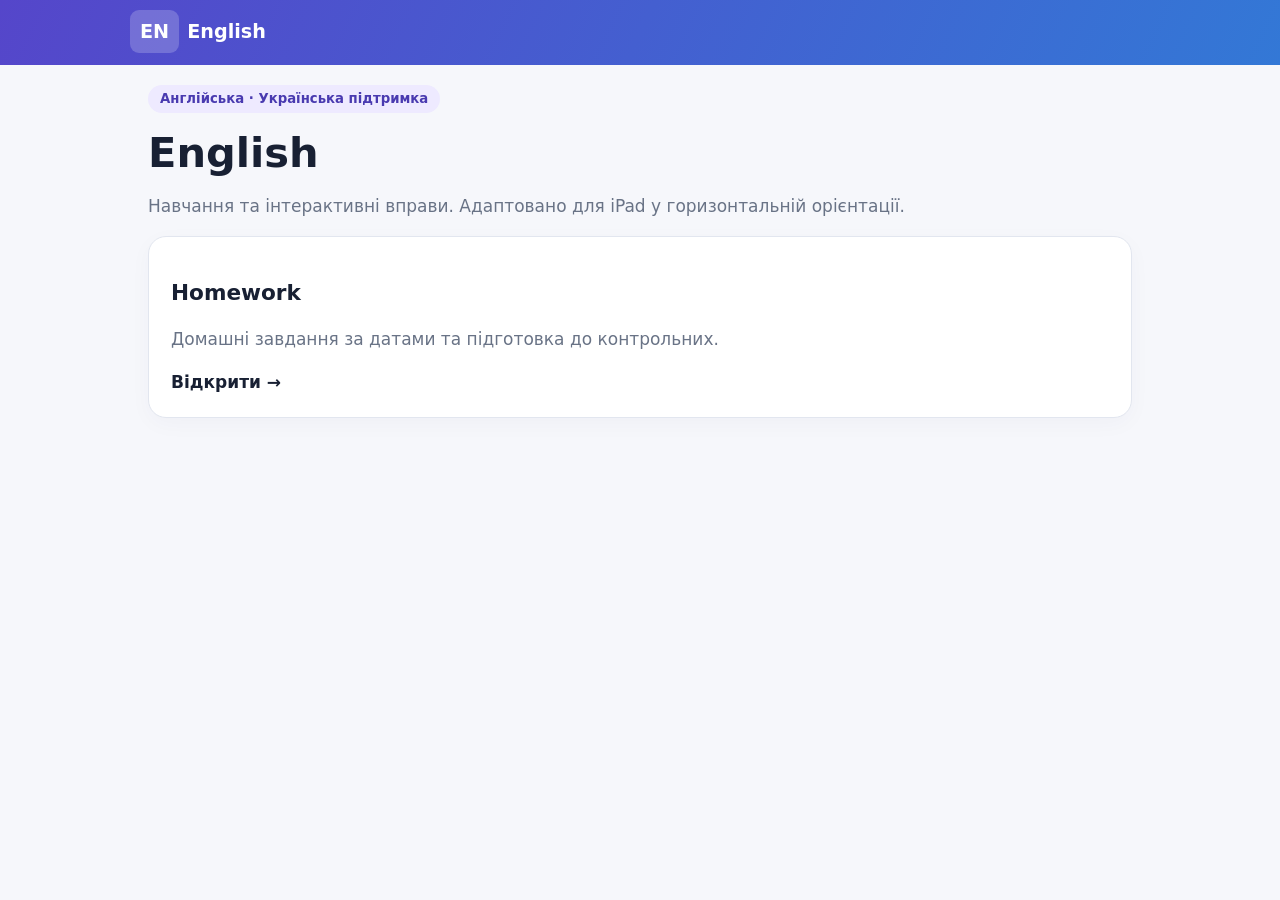
<file: index.html>
<!doctype html><html lang="uk"><head><meta charset="utf-8"><meta name="viewport" content="width=device-width,initial-scale=1"><meta name="robots" content="noindex"><title>English · Home</title><link rel="stylesheet" href="assets/styles.css"></head><body><header><a href="index.html" class="brand"><span class="mark">EN</span>English</a></header><main class="page"><span class="pill">Англійська · Українська підтримка</span><h1>English</h1><p class="muted">Навчання та інтерактивні вправи. Адаптовано для iPad у горизонтальній орієнтації.</p><a class="tile" href="homework/"><h2>Homework</h2><p class="muted">Домашні завдання за датами та підготовка до контрольних.</p><strong>Відкрити →</strong></a></main></body></html>
</file>
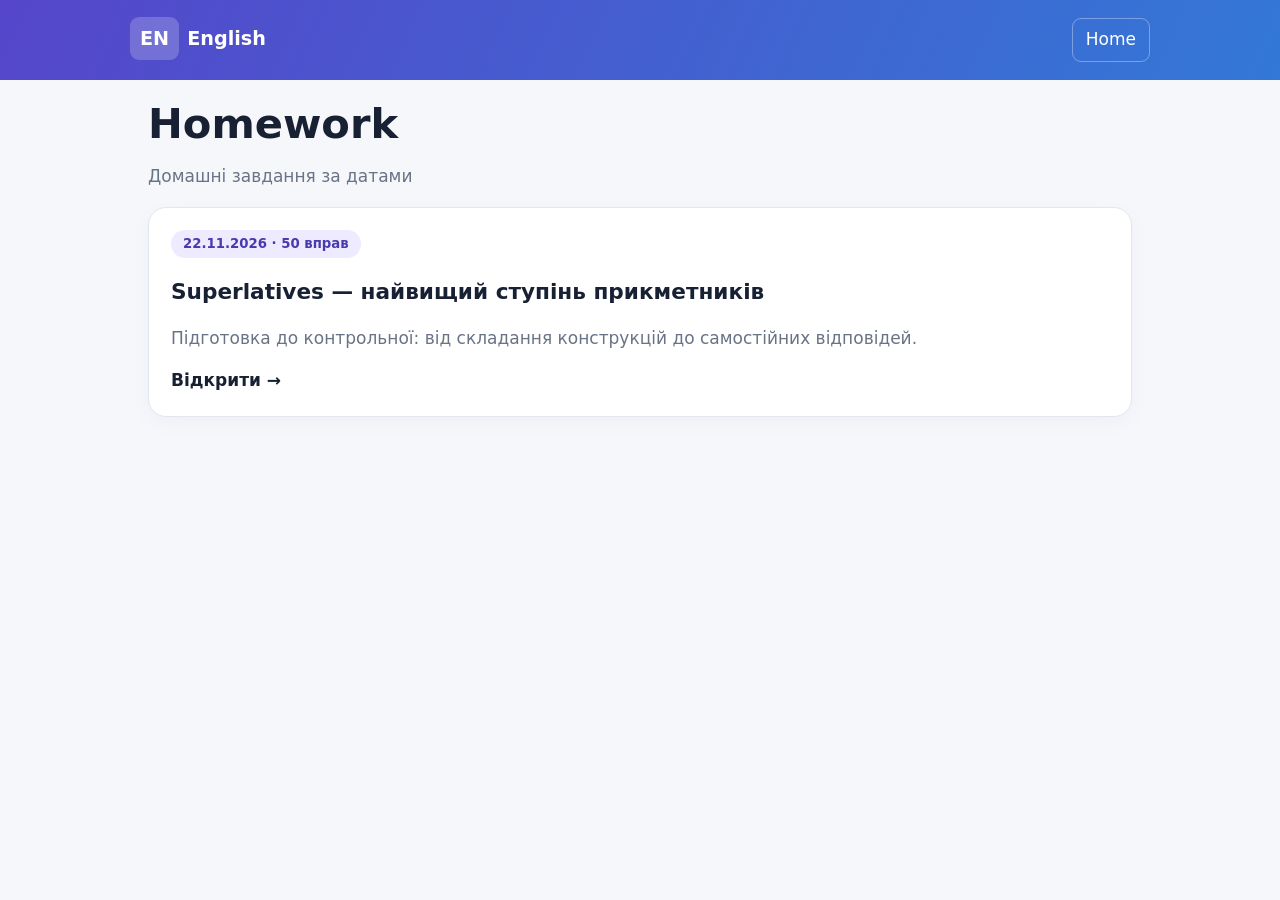
<file: homework/index.html>
<!doctype html><html lang="uk"><head><meta charset="utf-8"><meta name="viewport" content="width=device-width,initial-scale=1"><meta name="robots" content="noindex"><title>English · Homework</title><link rel="stylesheet" href="../assets/styles.css"></head><body><header><a href="../index.html" class="brand"><span class="mark">EN</span>English</a><a href="../index.html" class="home">Home</a></header><main class="page"><h1>Homework</h1><p class="muted">Домашні завдання за датами</p><a class="tile" href="2026-11-22-superlatives.html"><span class="pill">22.11.2026 · 50 вправ</span><h2>Superlatives — найвищий ступінь прикметників</h2><p class="muted">Підготовка до контрольної: від складання конструкцій до самостійних відповідей.</p><strong>Відкрити →</strong></a></main></body></html>
</file>
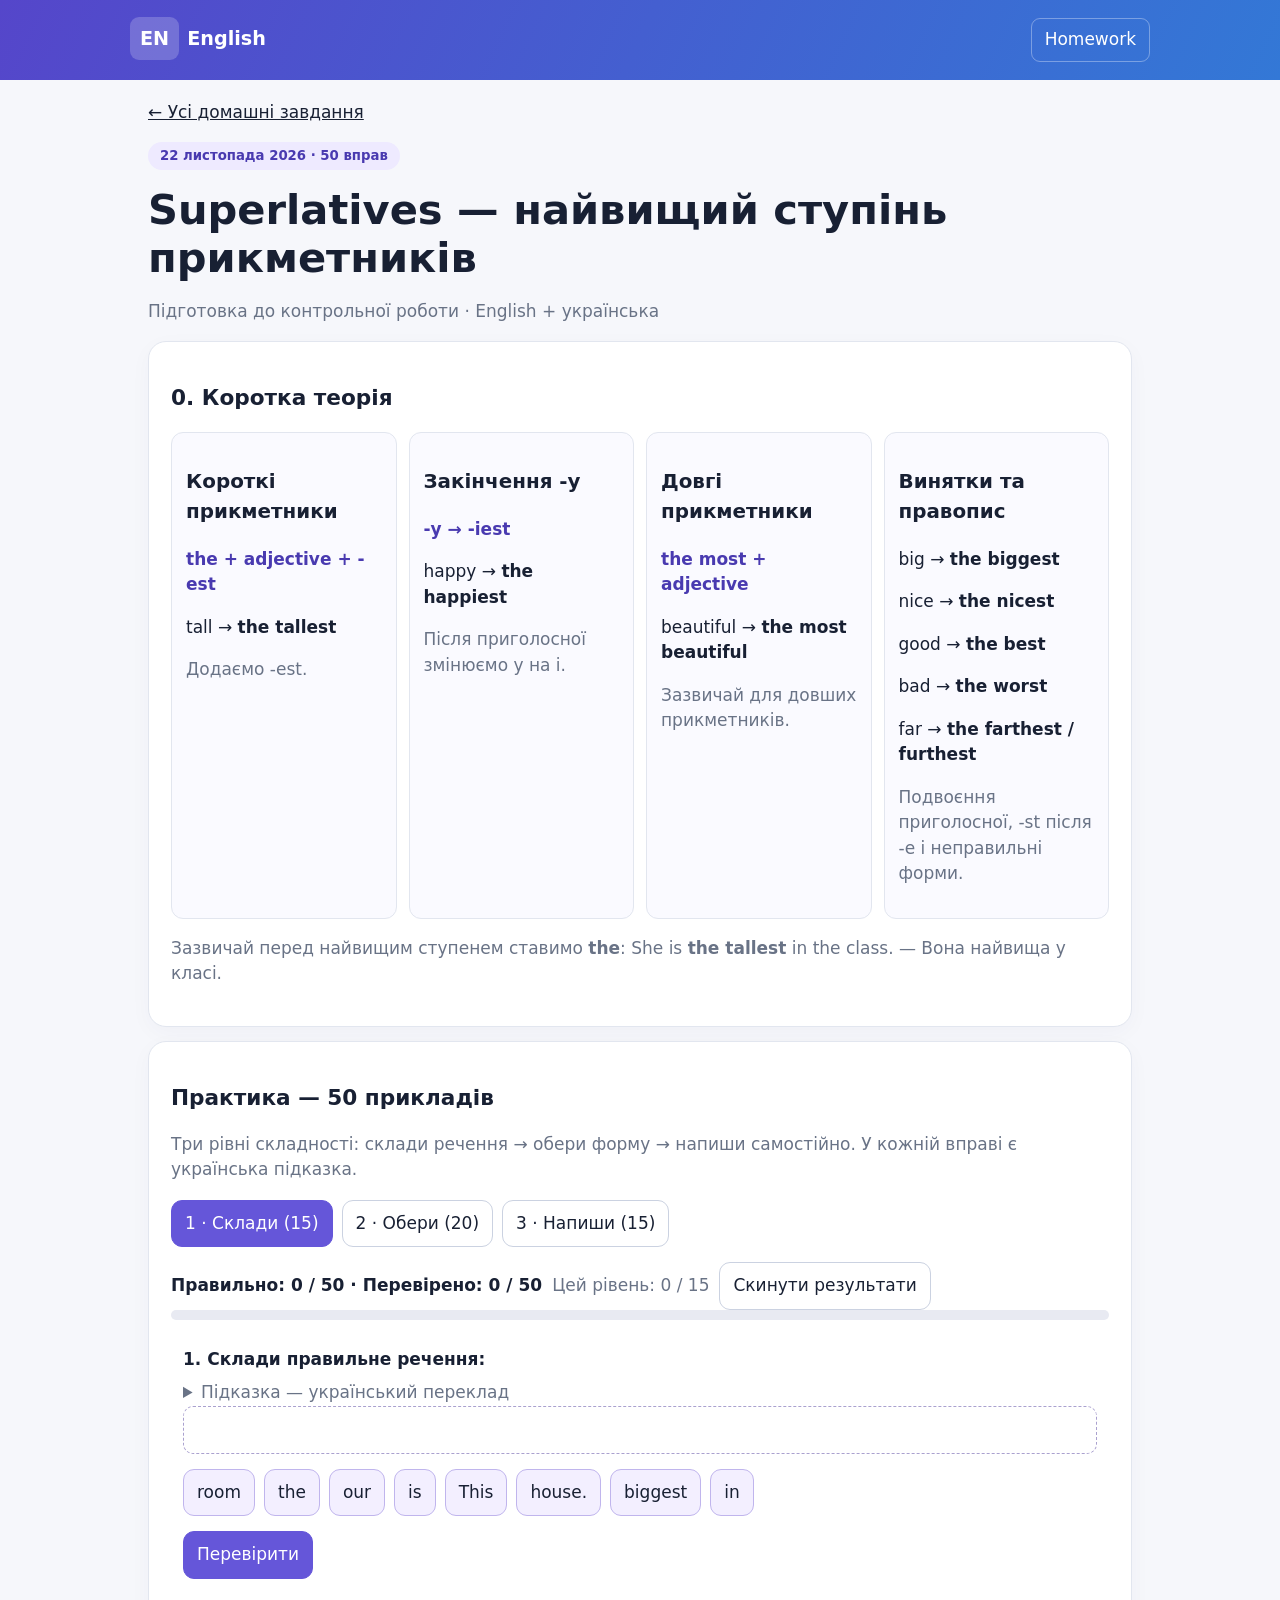
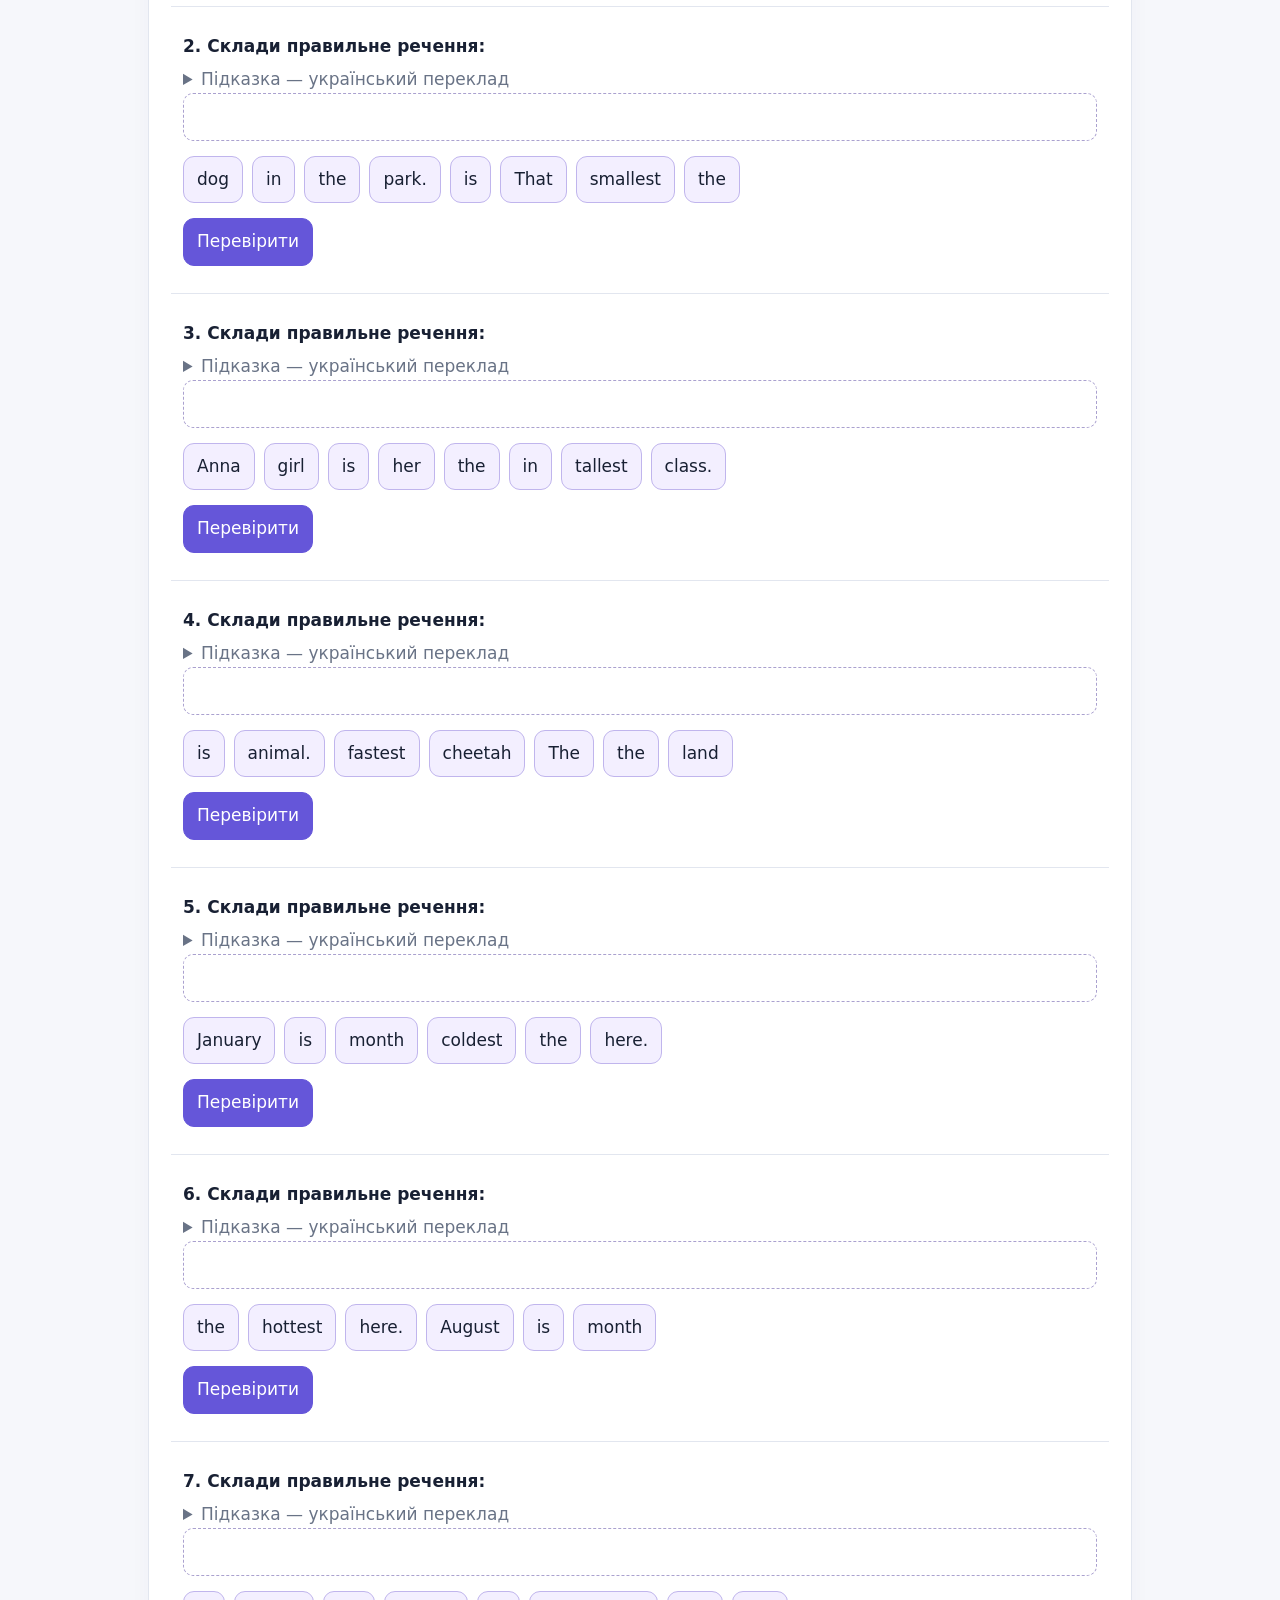
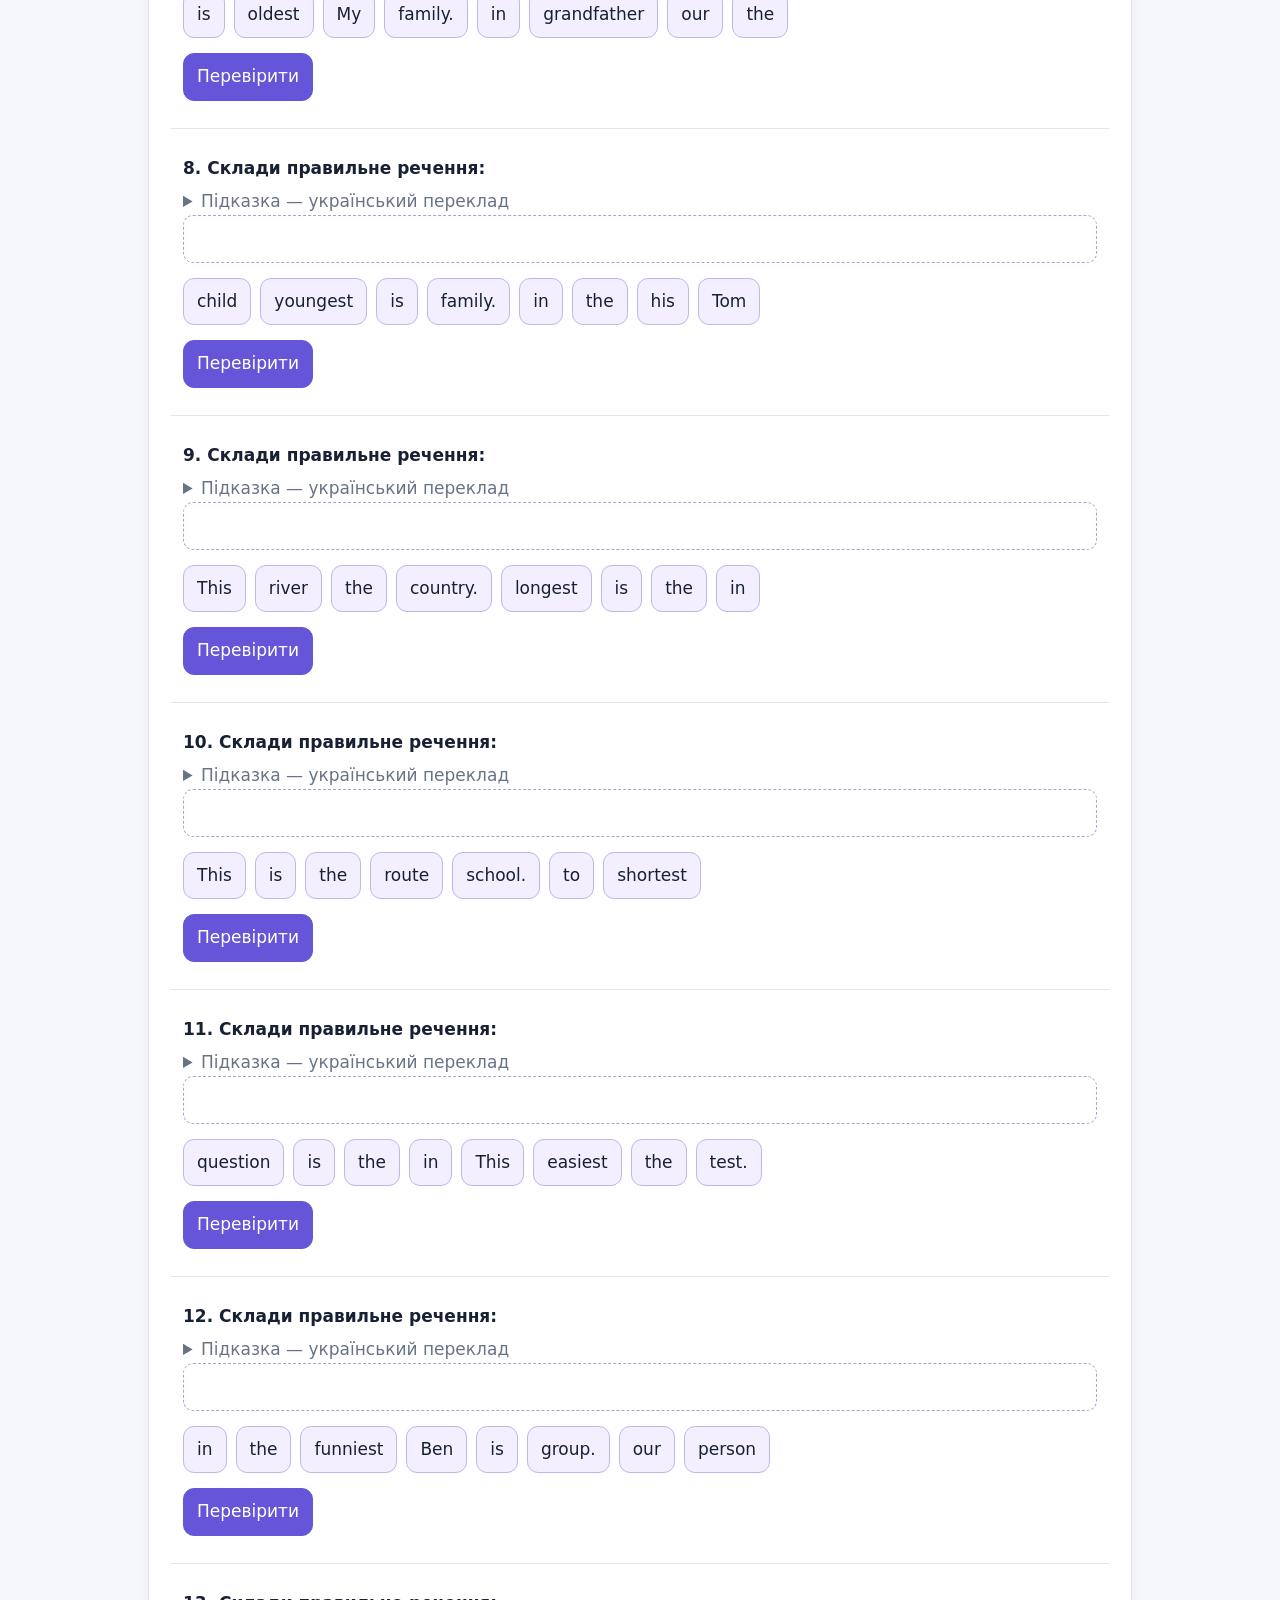
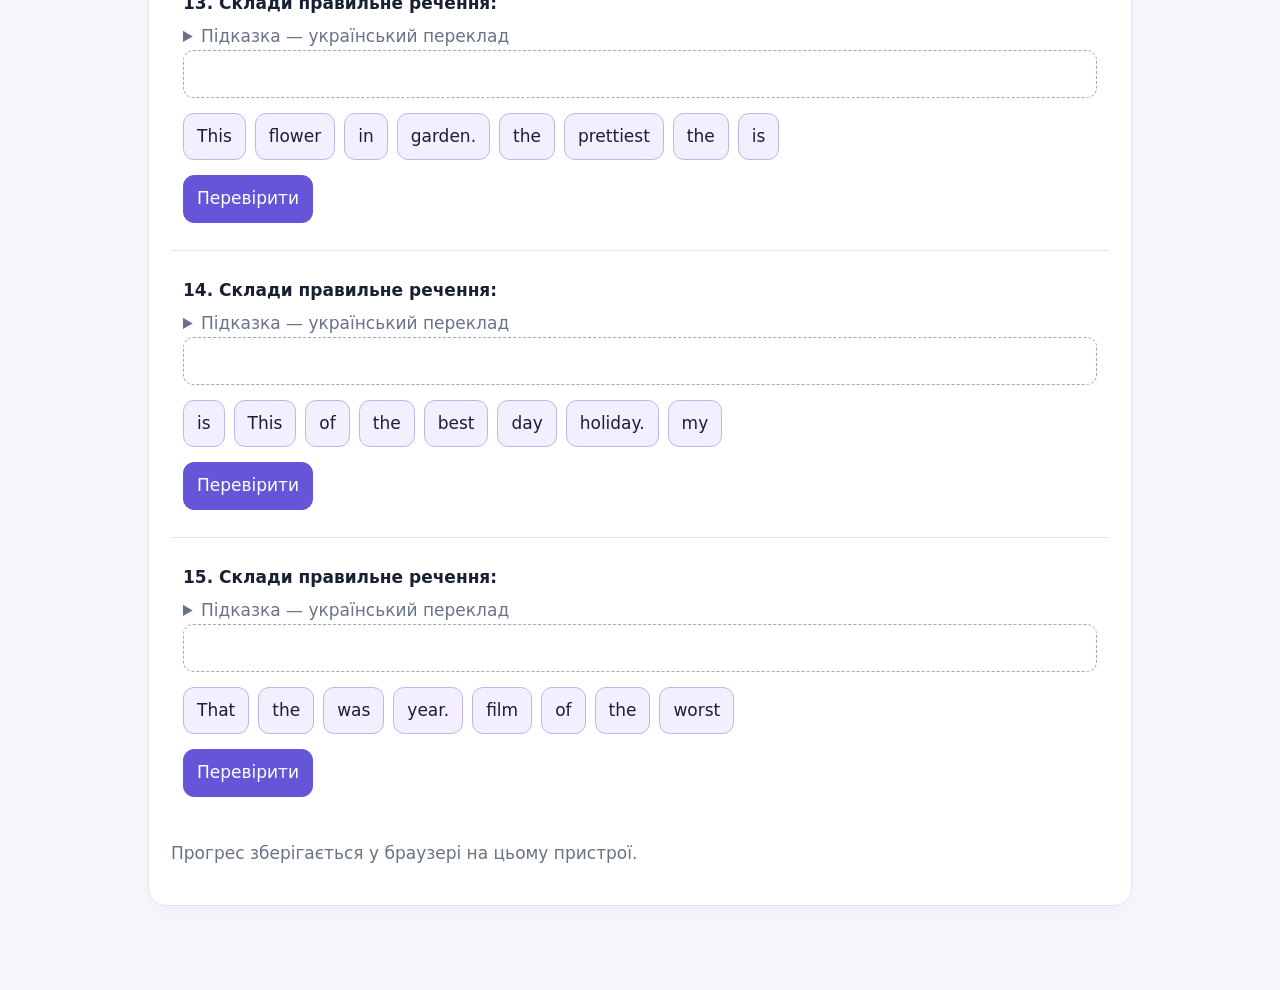
<file: homework/2026-11-22-superlatives.html>
<!doctype html><html lang="uk"><head><meta charset="utf-8"><meta name="viewport" content="width=device-width,initial-scale=1"><meta name="robots" content="noindex"><title>Superlatives · 22.11.2026</title><link rel="stylesheet" href="../assets/styles.css"></head><body><header><a href="../index.html" class="brand"><span class="mark">EN</span>English</a><a class="home" href="./">Homework</a></header><main class="page"><p><a href="./">← Усі домашні завдання</a></p><span class="pill">22 листопада 2026 · 50 вправ</span><h1>Superlatives — найвищий ступінь прикметників</h1><p class="muted">Підготовка до контрольної роботи · English + українська</p><section class="card"><h2>0. Коротка теорія</h2><div class="rules"><div class="rule"><h3>Короткі прикметники</h3><p><b>the + adjective + -est</b></p><p>tall → <strong>the tallest</strong></p><p class="muted">Додаємо -est.</p></div><div class="rule"><h3>Закінчення -y</h3><p><b>-y → -iest</b></p><p>happy → <strong>the happiest</strong></p><p class="muted">Після приголосної змінюємо y на i.</p></div><div class="rule"><h3>Довгі прикметники</h3><p><b>the most + adjective</b></p><p>beautiful → <strong>the most beautiful</strong></p><p class="muted">Зазвичай для довших прикметників.</p></div><div class="rule"><h3>Винятки та правопис</h3><p>big → <strong>the biggest</strong></p><p>nice → <strong>the nicest</strong></p><p>good → <strong>the best</strong></p><p>bad → <strong>the worst</strong></p><p>far → <strong>the farthest / furthest</strong></p><p class="muted">Подвоєння приголосної, -st після -e і неправильні форми.</p></div></div><p class="muted">Зазвичай перед найвищим ступенем ставимо <strong>the</strong>: She is <strong>the tallest</strong> in the class. — Вона найвища у класі.</p></section><section class="card"><h2>Практика — 50 прикладів</h2><p class="muted">Три рівні складності: склади речення → обери форму → напиши самостійно. У кожній вправі є українська підказка.</p><div class="tabs"><button class="selected" data-level="order">1 · Склади (15)</button><button data-level="choose">2 · Обери (20)</button><button data-level="write">3 · Напиши (15)</button></div><div class="toolbar"><strong id="score">Перевірено: 0 / 50</strong><span id="level-score" class="muted"></span><button id="reset" title="Скинути результати">Скинути результати</button></div><div class="progress" id="progress" role="progressbar" aria-label="Прогрес" aria-valuemin="0" aria-valuemax="50" aria-valuenow="0"><span id="bar"></span></div><div id="tasks"></div><p class="muted">Прогрес зберігається у браузері на цьому пристрої.</p></section></main><script src="../assets/questions.js"></script><script src="../assets/practice.js"></script></body></html>
</file>
<file: assets/styles.css>
:root{--bg:#f6f7fb;--ink:#182033;--muted:#697386;--line:#e2e6ef;--violet:#6556d9;--green:#188052;--red:#ae3846}*{box-sizing:border-box}body{margin:0;background:var(--bg);color:var(--ink);font:17px/1.5 system-ui,-apple-system,Segoe UI,sans-serif}a{color:inherit}header{background:linear-gradient(115deg,#5546ca,#3378d6);color:white;padding:18px max(20px,calc((100% - 1020px)/2));display:flex;align-items:center;justify-content:space-between;gap:16px}.brand{font-size:1.2rem;font-weight:800;text-decoration:none}.mark{background:#ffffff33;border-radius:9px;padding:10px;margin-right:8px}.home{color:white;border:1px solid #ffffff55;padding:8px 13px;border-radius:9px;text-decoration:none}.page{max-width:1020px;margin:20px auto;padding:0 18px 50px}.card,.tile{background:white;border:1px solid var(--line);border-radius:18px;padding:22px;margin:14px 0;box-shadow:0 6px 22px #1b275108}.tile{display:block;text-decoration:none}h1{font-size:clamp(1.8rem,4vw,2.6rem);line-height:1.15;margin:16px 0}h2{font-size:1.35rem}.muted{color:var(--muted)}.pill{display:inline-block;border-radius:30px;padding:4px 12px;background:#eeeaff;color:#493ab0;font-size:.83rem;font-weight:750}.rules{display:grid;grid-template-columns:repeat(auto-fit,minmax(210px,1fr));gap:12px}.rule{border:1px solid var(--line);border-radius:12px;background:#fafaff;padding:14px}.rule b{color:#493ab0}.tabs,.options,.actions{display:flex;flex-wrap:wrap;gap:9px;margin:15px 0}button,input{font:inherit;border:1px solid #cbd2e1;border-radius:11px;padding:10px 13px;min-height:46px;background:white;color:var(--ink)}button{cursor:pointer}.selected,.primary{background:var(--violet);color:white;border-color:var(--violet)}.task{border-top:1px solid var(--line);padding:17px 0}.task:first-child{border:0}.task-title{font-weight:750;margin:8px 0}.tokens{min-height:48px;border:1px dashed #aaa1cf;border-radius:10px;padding:7px;display:flex;flex-wrap:wrap;gap:6px}.token{background:#f3efff;border-color:#c0b5ed}.token:disabled{opacity:.5}.feedback{font-weight:750;margin-top:8px}.correct{color:var(--green)}.incorrect{color:var(--red)}.answer{width:min(370px,100%)}.progress{height:10px;border-radius:12px;overflow:hidden;background:#e8eaf2}.progress span{display:block;width:0;height:100%;background:var(--violet)}summary{cursor:pointer;color:var(--muted)}.toolbar{display:flex;flex-wrap:wrap;gap:10px;align-items:center}@media(min-width:900px){.task{padding:19px 12px}}
</file>
